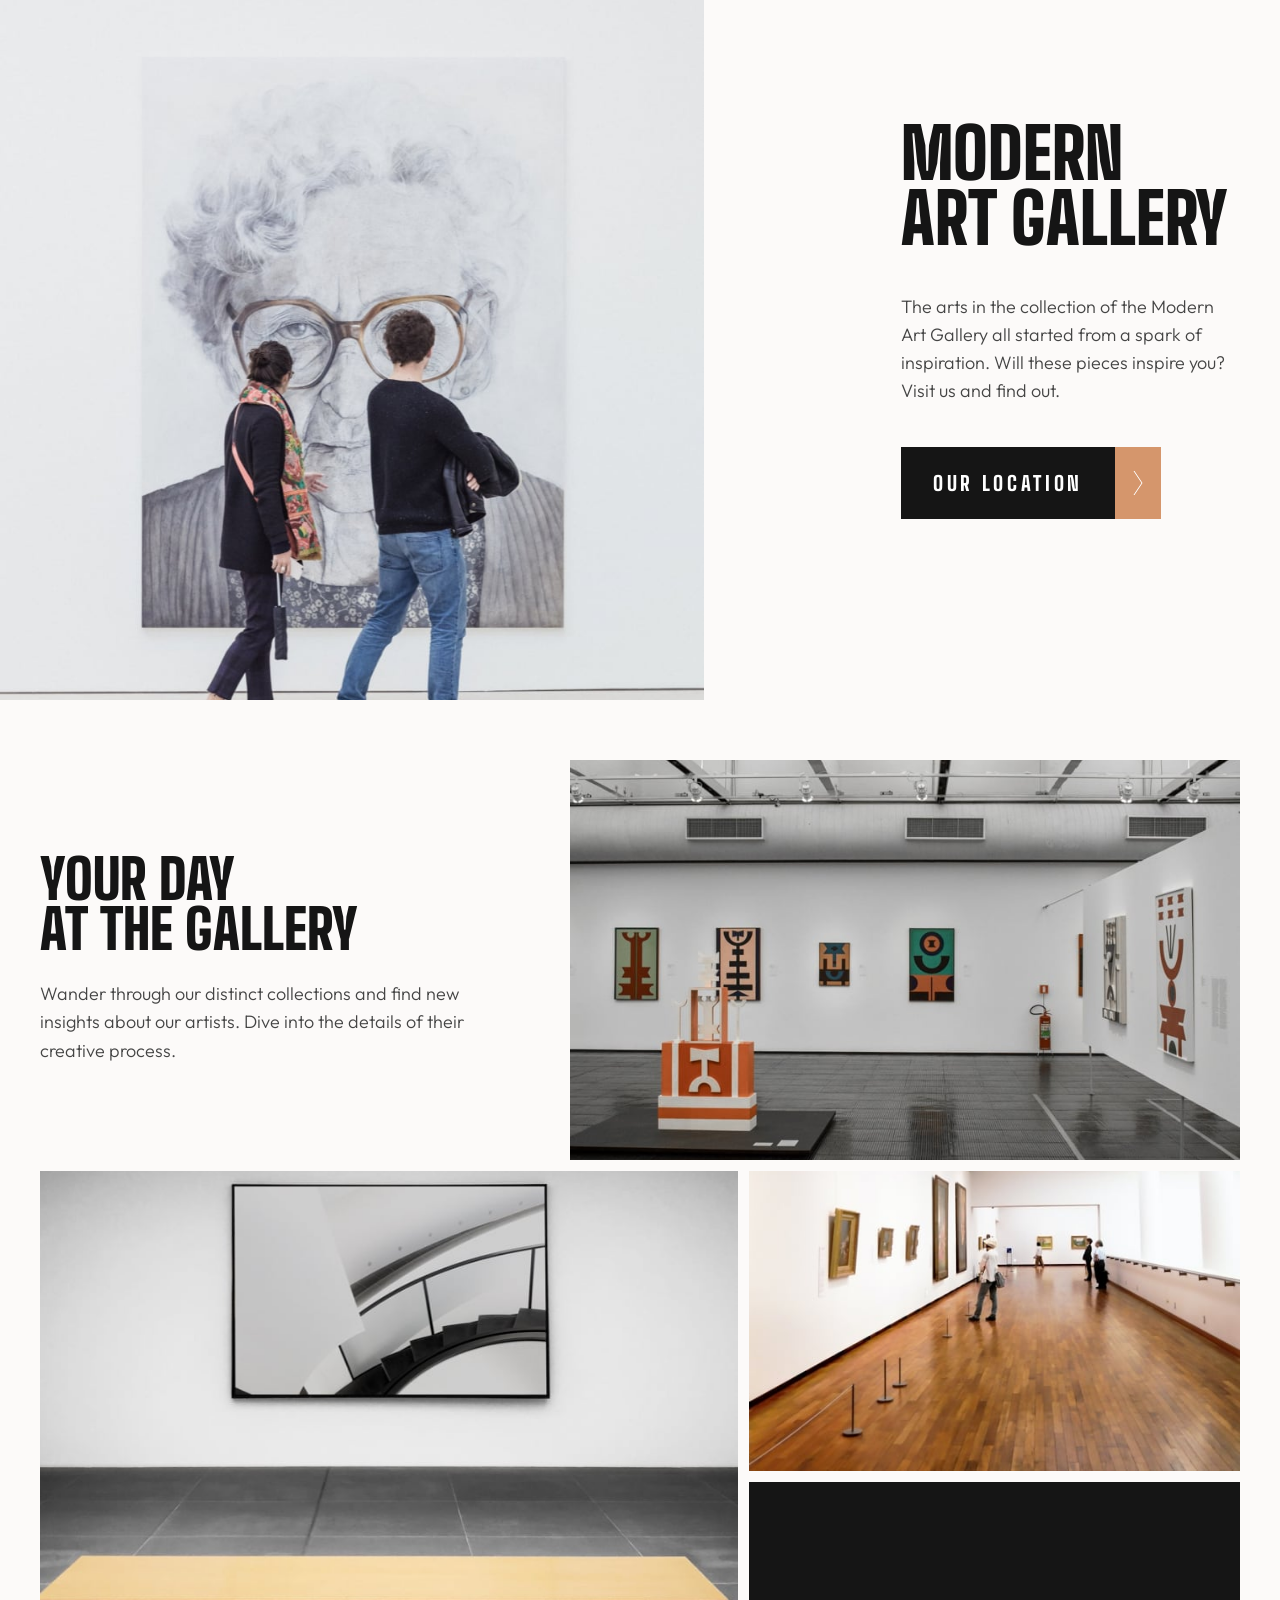
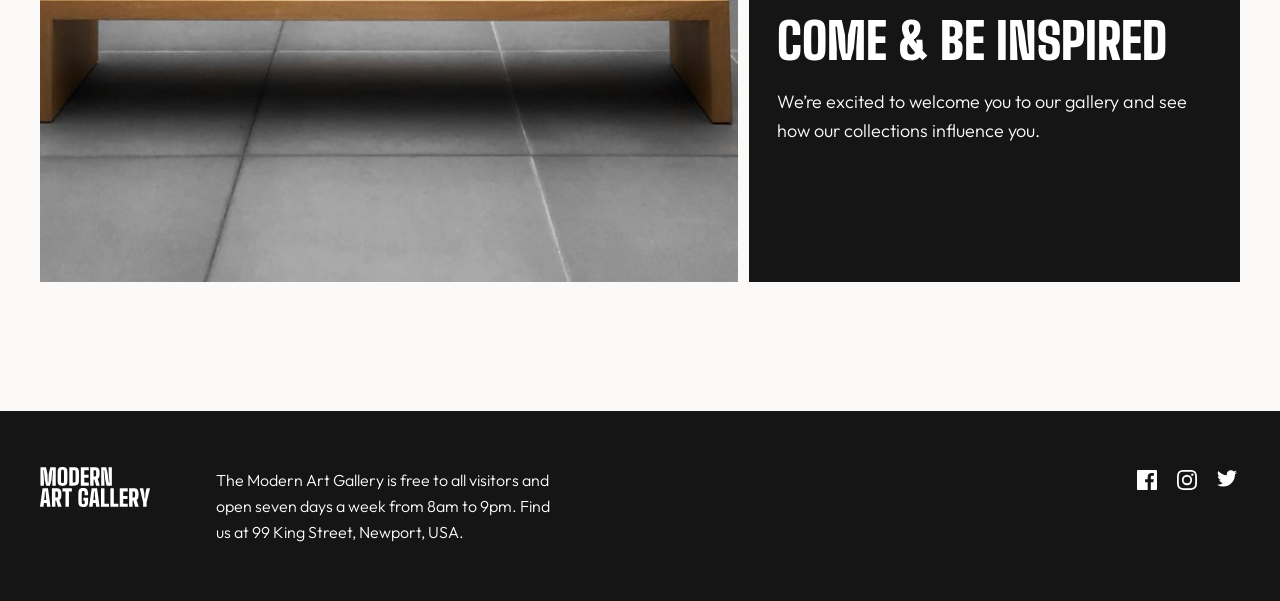
<file: index.html>
<!doctype html>
<html lang="en">
  <head>
    <meta charset="UTF-8" />
    <meta name="viewport" content="width=device-width, initial-scale=1.0" />
    <title>Modern Art Gallery</title>

    <link rel="stylesheet" href="style.css" />
  </head>
  <body>
    <main>
      <section class="hero">
        <div class="hero-img-wrapper">
          <picture>
            <source
              media="(min-width: 1440px)"
              srcset="./assets/desktop/image-hero@2x.jpg 2x"
            />
            <source
              media="(min-width: 1400px)"
              srcset="./assets/desktop/image-hero.jpg"
            />

            <source
              media="(min-width: 768px)"
              srcset="./assets/tablet/image-hero@2x.jpg 2x"
            />
            <source
              media="(min-width: 768px)"
              srcset="./assets/tablet/image-hero.jpg"
            />

            <source srcset="./assets/mobile/image-hero@2x.jpg 2x" />
            <img
              src="./assets/mobile/image-hero.jpg"
              alt="Main Illustration"
              class="hero-img"
            />
          </picture>
        </div>

        <div class="hero-content">
          <h1>
            MODERN <br />
            ART GALLERY
          </h1>

          <div class="hero-text">
            <p>
              The arts in the collection of the Modern Art Gallery all started
              from a spark of inspiration. Will these pieces inspire you? Visit
              us and find out.
            </p>

            <a href="location.html" type="button" class="btn btn-right">
              <span class="btn-text">Our Location</span>
              <span class="btn-arrow">
                <img
                  src="./assets/shared/icon-arrow-right.svg"
                  alt="Arrow Right"
                />
              </span>
            </a>
          </div>
        </div>
      </section>

      <!-- Day At Gallery -->

      <section class="gallery-day">
        <div class="gallery-content">
          <h2>
            Your Day <br />
            at the Gallery
          </h2>

          <p>
            Wander through our distinct collections and find new insights about
            our artists. Dive into the details of their creative process.
          </p>
        </div>

        <div class="gallery-img-wrapper">
          <picture>
            <source
              media="(min-width: 1440px)"
              srcset="./assets/desktop/image-grid-1@2x.jpg 2x"
            />
            <source
              media="(min-width: 1400px)"
              srcset="./assets/desktop/image-grid-1.jpg"
            />

            <source
              media="(min-width: 768px)"
              srcset="./assets/tablet/image-grid-1@2x.jpg 2x"
            />
            <source
              media="(min-width: 768px)"
              srcset="./assets/tablet/image-grid-1.jpg"
            />

            <source srcset="./assets/mobile/image-grid-1@2x.jpg 2x" />
            <img
              src="./assets/mobile/image-grid-1.jpg"
              alt="Gallery Image 1"
              class="gallery-img-1"
            />
          </picture>
        </div>
      </section>

      <!-- Gallery Section -->

      <section class="gallery-container">
        <div class="gallery">
          <div class="img-2">
            <picture>
              <source
                media="(min-width: 1440px)"
                srcset="./assets/desktop/image-grid-2@2x.jpg 2x"
              />
              <source
                media="(min-width: 1400px)"
                srcset="./assets/desktop/image-grid-2.jpg"
              />

              <source
                media="(min-width: 768px)"
                srcset="./assets/tablet/image-grid-2@2x.jpg 2x"
              />
              <source
                media="(min-width: 768px)"
                srcset="./assets/tablet/image-grid-2.jpg"
              />

              <source srcset="./assets/mobile/image-grid-2@2x.jpg 2x" />
              <img
                src="./assets/mobile/image-grid-2.jpg"
                alt="Gallery Image 2"
                class="gallery-img-2"
              />
            </picture>
          </div>
          <div class="img-3">
            <picture>
              <source
                media="(min-width: 1440px)"
                srcset="./assets/desktop/image-grid-3@2x.jpg 2x"
              />
              <source
                media="(min-width: 1400px)"
                srcset="./assets/desktop/image-grid-3.jpg"
              />

              <source
                media="(min-width: 768px)"
                srcset="./assets/tablet/image-grid-3@2x.jpg 2x"
              />
              <source
                media="(min-width: 768px)"
                srcset="./assets/tablet/image-grid-3.jpg"
              />

              <source srcset="./assets/mobile/image-grid-3@2x.jpg 2x" />
              <img
                src="./assets/mobile/image-grid-3.jpg"
                alt="Gallery Image 3"
                class="gallery-img-3"
              />
            </picture>
          </div>
          <div class="gallery-text">
            <h2>Come & Be Inspired</h2>
            <p>
              We’re excited to welcome you to our gallery and see how our
              collections influence you.
            </p>
          </div>
        </div>
      </section>
    </main>

    <footer>
      <img
        src="./assets/shared/logo-light.svg"
        alt="Logo"
        class="footer-logo"
      />

      <p>
        The Modern Art Gallery is free to all visitors and open seven days a
        week from 8am to 9pm. Find us at 99 King Street, Newport, USA.
      </p>

      <div class="social-links">
        <a href="#">
          <img src="./assets/shared/icon-facebook.svg" alt="Facebook Link" />
        </a>

        <a href="#">
          <img src="./assets/shared/icon-instagram.svg" alt="Instagram Link" />
        </a>

        <a href="#">
          <img src="./assets/shared/icon-twitter.svg" alt="X Link" />
        </a>
      </div>
    </footer>
  </body>
</html>
</file>
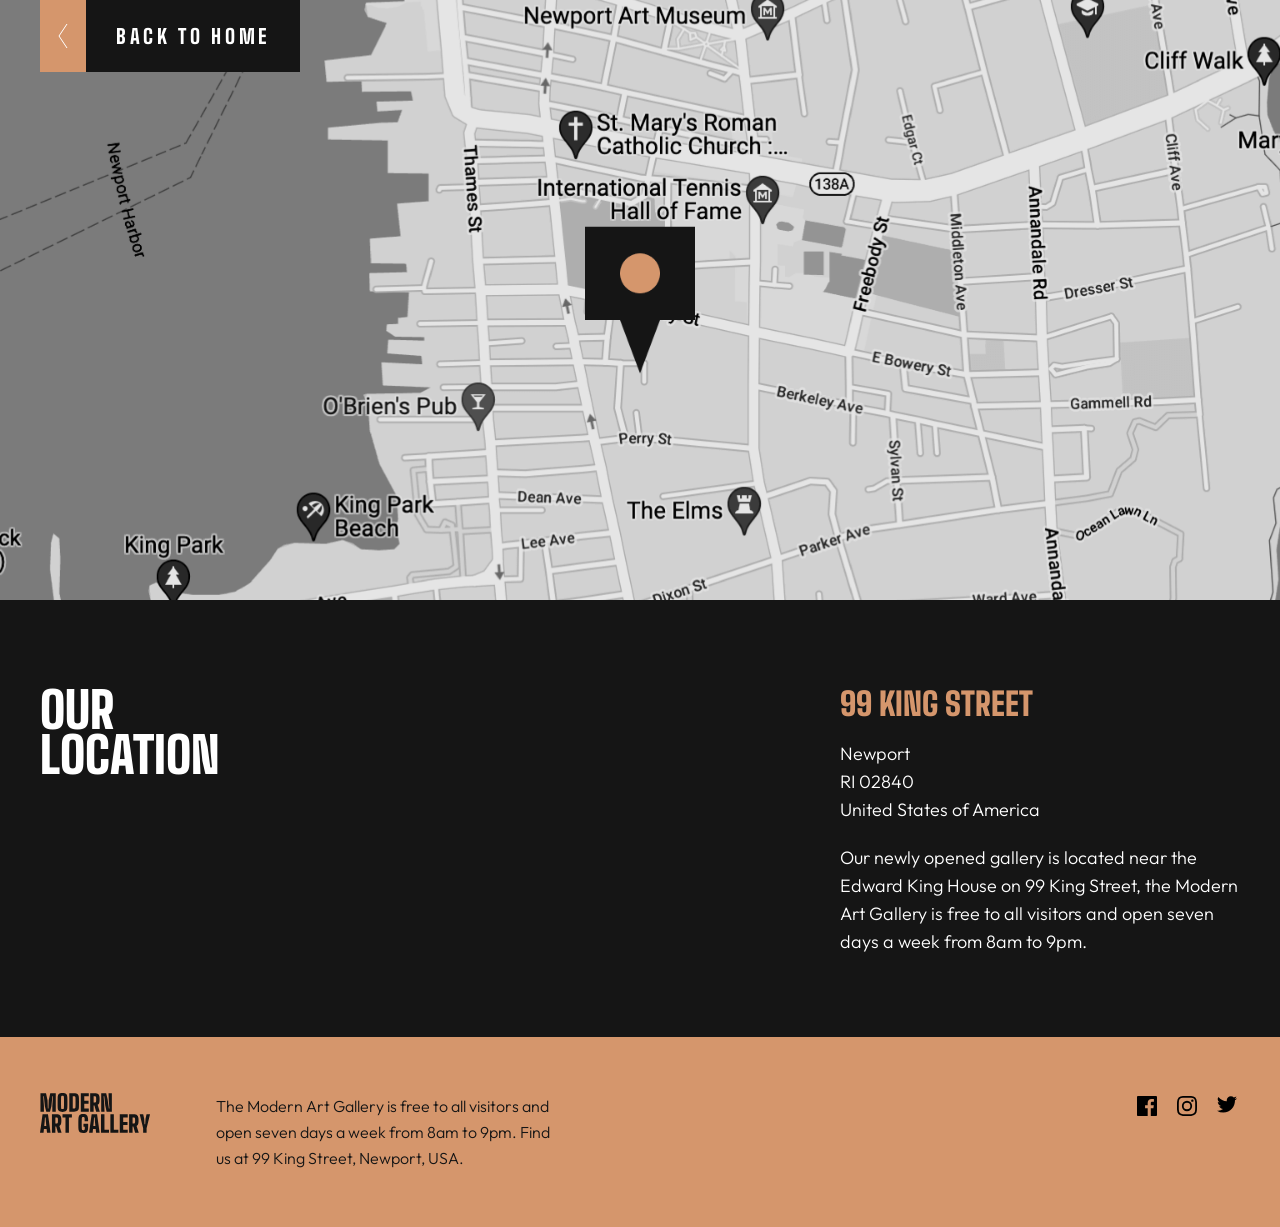
<file: location.html>
<!doctype html>
<html lang="en">
  <head>
    <meta charset="UTF-8" />
    <meta name="viewport" content="width=device-width, initial-scale=1.0" />
    <title>Location - Modern Art Gallery</title>

    <link rel="stylesheet" href="style.css" />
  </head>
  <body>
    <main>
      <!-- Map -->

      <section class="map">
        <a href="index.html" type="button" class="btn btn-left">
          <span class="btn-arrow">
            <img src="./assets/shared/icon-arrow-left.svg" alt="Arrow Right" />
          </span>
          <span class="btn-text">Back To Home</span>
        </a>

        <picture>
          <source
            media="(min-width: 1440px)"
            srcset="./assets/desktop/image-map@2x.png 2x"
          />
          <source
            media="(min-width: 1440px)"
            srcset="./assets/desktop/image-map.png"
          />

          <source
            media="(min-width: 756px)"
            srcset="./assets/tablet/image-map@2x.png 2x"
          />
          <source
            media="(min-width: 756px)"
            srcset="./assets/tablet/image-map.png"
          />

          <source srcset="./assets/mobile/image-map@2x.png 2x" />
          <img
            src="./assets/mobile/image-map.png"
            alt="Our Location"
            class="location"
          />
        </picture>
      </section>

      <!-- Location Details -->

      <section class="location-details">
        <h2>Our Location</h2>

        <div class="details">
          <h3>99 King Street</h3>
          <p class="address">
            Newport <br />
            RI 02840 <br />
            United States of America
          </p>

          <p class="address-explanation">
            Our newly opened gallery is located near the Edward King House on 99
            King Street, the Modern Art Gallery is free to all visitors and open
            seven days a week from 8am to 9pm.
          </p>
        </div>
      </section>
    </main>

    <footer class="location">
      <img src="./assets/shared/logo-dark.svg" alt="Logo" class="footer-logo" />

      <p>
        The Modern Art Gallery is free to all visitors and open seven days a
        week from 8am to 9pm. Find us at 99 King Street, Newport, USA.
      </p>

      <div class="social-links">
        <a href="#">
          <img src="./assets/shared/icon-facebook.svg" alt="Facebook Link" />
        </a>

        <a href="#">
          <img src="./assets/shared/icon-instagram.svg" alt="Instagram Link" />
        </a>

        <a href="#">
          <img src="./assets/shared/icon-twitter.svg" alt="X Link" />
        </a>
      </div>
    </footer>
  </body>
</html>
</file>
<file: style.css>
@import url("https://fonts.googleapis.com/css2?family=Big+Shoulders:opsz,wght@10..72,100..900&display=swap");
@import url("https://fonts.googleapis.com/css2?family=Outfit:wght@100..900&display=swap");
*,
*::before,
*::after {
  padding: 0;
  margin: 0;
  box-sizing: border-box;
}

:root {
  --primary: #d5966c;
  --black: #151515;
  --gray: #444;
  --white: #fff;
  --text-color: var(--black);
  --px: 1.6rem;
  --py: 6rem;
  --outfit-font: "Outfit", sans-serif;
}

html {
  font-size: 62.5%;
  font-family: "Big Shoulders", sans-serif;
}

body {
  color: var(--text-color);
  background-color: #fcfaf9;
}

.btn {
  border: none;
  border-radius: 0;
  cursor: pointer;
  display: flex;
  justify-content: space-between;
  align-items: center;
  width: 26rem;
  height: 7.2rem;
  text-decoration: none;
  background-color: var(--black);
  transition: background-color 0.3s, outline 0.2s;
}
.btn:focus-visible {
  outline: 3px solid var(--primary);
  outline-offset: 4px;
}
.btn:hover {
  background-color: var(--primary);
}
.btn:hover .btn-arrow {
  background-color: var(--black);
}

.btn-text {
  display: flex;
  justify-content: center;
  align-items: center;
  width: 100%;
  height: 100%;
  font-size: 2rem;
  font-weight: 800;
  letter-spacing: 3.64px;
  color: var(--white);
  text-transform: uppercase;
  cursor: pointer;
}

.btn-arrow {
  background-color: var(--primary);
  cursor: pointer;
  display: flex;
  height: 100%;
  width: 5.6rem;
  display: flex;
  justify-content: center;
  align-items: center;
  transition: background-color 0.3s;
}

.hero {
  padding-bottom: var(--py);
}

.hero-content {
  padding: 3.2rem var(--px) 0;
}
.hero-content h1 {
  font-size: 6rem;
  font-weight: 900;
  line-height: 0.92;
}
.hero-content p {
  font-family: var(--outfit-font);
  font-size: 1.8rem;
  font-weight: 300;
  line-height: 1.56;
  color: var(--gray);
  margin-block: 3.2rem;
  max-width: 50rem;
}

.hero-img-wrapper {
  height: 24rem;
}

.hero-img {
  width: 100%;
  height: 100%;
  -o-object-fit: cover;
     object-fit: cover;
}

.gallery-day {
  padding: var(--py) var(--px) 0;
  display: flex;
  flex-direction: column-reverse;
  gap: 2.5rem;
}

.gallery-img-wrapper {
  height: 32rem;
}

.gallery-content h2 {
  font-size: 5rem;
  font-weight: 900;
  line-height: 0.9;
  text-transform: uppercase;
}
.gallery-content p {
  font-family: var(--outfit-font);
  font-size: 1.8rem;
  font-weight: 300;
  line-height: 1.56;
  color: var(--gray);
  margin-top: 2.1rem;
}

.gallery-container {
  padding: 3.2rem var(--px) 12rem;
}

.gallery {
  display: grid;
  grid-template-columns: 1fr;
  gap: 1.6rem;
}

.gallery-text {
  padding: 4.8rem 2.4rem;
  color: var(--white);
  background-color: var(--black);
}
.gallery-text h2 {
  font-size: 5rem;
  font-weight: 900;
  line-height: 0.9;
  text-transform: uppercase;
  margin-bottom: 2.4rem;
}
.gallery-text p {
  font-family: var(--outfit-font);
  font-size: 1.8rem;
  font-weight: 300;
  line-height: 1.56;
}

.img-2 {
  height: 48rem;
}

.img-3 {
  height: 20rem;
}

.gallery-img-1,
.gallery-img-2,
.gallery-img-3 {
  width: 100%;
  height: 100%;
  -o-object-fit: cover;
     object-fit: cover;
  -o-object-position: bottom;
     object-position: bottom;
}

.gallery-img-1 {
  -o-object-position: center;
     object-position: center;
}

footer {
  padding: 4.8rem var(--px);
  background-color: var(--black);
  color: var(--white);
}
footer p {
  font-family: var(--outfit-font);
  font-size: 1.6rem;
  font-weight: 300;
  line-height: 1.63;
  margin-block: 3.2rem;
  max-width: 54rem;
}
footer.location {
  background-color: var(--primary);
  color: var(--black);
}
footer.location a img {
  filter: brightness(0) saturate(100%);
}
footer.location a:hover {
  background-color: var(--white);
}
footer.location a:focus-visible {
  outline-color: var(--black);
}

.social-links {
  display: flex;
  gap: 1.4rem;
}
.social-links a {
  text-decoration: none;
  padding: 0.3rem;
  border-radius: 3px;
  transition: background-color 0.3s, outline 0.2s;
}
.social-links a:hover {
  background-color: var(--primary);
}
.social-links a:focus-visible {
  outline: 2px solid var(--primary);
  outline-offset: 2px;
}

@media (min-width: 768px) {
  :root {
    --px: 4rem;
  }
  .hero {
    position: relative;
    height: 70rem;
    display: flex;
    justify-content: end;
    align-items: center;
    padding-inline: var(--px);
  }
  .hero-content {
    padding: 0;
  }
  .hero-content h1 {
    font-size: 7rem;
    line-height: 0.93;
  }
  .hero-content p {
    max-width: 33.9rem;
    margin-block: 4.2rem;
  }
  .hero-img-wrapper {
    position: absolute;
    top: 0;
    left: 0;
    width: 55%;
    height: 100%;
    z-index: -1;
  }
  .gallery-content h2 {
    font-size: 5.5rem;
  }
  .gallery-content p {
    margin-top: 2.6rem;
    font-size: 1.8rem;
  }
  .gallery-day {
    display: grid;
    grid-template-columns: 40% 1fr;
    gap: 5rem;
    align-items: center;
  }
  .gallery-img-wrapper {
    height: 40rem;
  }
  .gallery-container {
    padding-top: 1.1rem;
  }
  .gallery {
    grid-template-columns: 398fr 280fr;
    grid-template-rows: 30rem 40rem;
    grid-template-areas: "img-2 img-3" "img-2 img-text";
    justify-items: stretch;
    height: 72rem;
    gap: 1.1rem;
  }
  .img-2 {
    grid-area: img-2;
    height: auto;
  }
  .img-3 {
    grid-area: img-3;
    height: 100%;
  }
  .gallery-text {
    grid-area: img-text;
    padding: 0;
    padding-inline: 2.8rem;
    display: flex;
    flex-direction: column;
    justify-content: center;
  }
  footer {
    display: grid;
    grid-template-columns: auto 1fr auto;
    justify-content: space-between;
    align-items: start;
    justify-content: space-between;
    gap: 6.5rem;
    padding-block: 5.6rem;
  }
  footer p {
    max-width: 34rem;
    margin: 0;
  }
}
@media (min-width: 1440px) {
  :root {
    --px: 16.5rem;
    --py: 18rem;
  }
  .hero {
    background-image: linear-gradient(to bottom, var(--black), var(--black));
    background-size: 33.3% 100%;
    background-repeat: no-repeat;
  }
  .hero-img-wrapper {
    left: 50%;
    transform: translate(-50%);
    width: 33.3%;
  }
  .hero-content {
    width: 100%;
    display: flex;
    justify-content: space-between;
    align-items: start;
  }
  .hero-content h1 {
    color: var(--white);
    mix-blend-mode: difference;
    font-size: 9.6rem;
  }
  .hero-text {
    display: flex;
    flex-direction: column;
    justify-content: start;
    gap: 4.8rem;
  }
  .hero-text p {
    font-size: 2.2rem;
    max-width: 35rem;
    margin: 0;
  }
  .gallery-content h2 {
    font-size: 6rem;
  }
  .gallery-content p {
    margin-top: 3.2rem;
    font-size: 2.2rem;
    max-width: 36rem;
  }
  .gallery-container {
    padding-top: 3rem;
  }
  .gallery {
    grid-template-rows: 40rem 40rem;
    gap: 3rem;
  }
  .gallery-text {
    padding: 6.5rem 4.8rem;
  }
  .gallery-text h2 {
    font-size: 6rem;
    margin-bottom: 3.2rem;
  }
  .gallery-text p {
    font-size: 2.2rem;
  }
  footer {
    padding-block: 8rem;
    gap: 14rem;
  }
  footer .footer-logo {
    height: 4.6rem;
  }
  footer p {
    max-width: 45rem;
  }
}
.map {
  height: 55rem;
  position: relative;
}

.location {
  width: 100%;
  height: 100%;
  -o-object-fit: cover;
     object-fit: cover;
  -o-object-position: center;
     object-position: center;
}

.btn-left {
  position: absolute;
  top: 0;
  left: 0;
}

.location-details {
  background-color: var(--black);
  color: var(--white);
  padding: 4.8rem var(--px) 5.6rem;
}
.location-details h2 {
  font-size: 5rem;
  font-weight: 900;
  line-height: 0.9;
  text-transform: uppercase;
  margin-bottom: 4.8rem;
}

.details h3 {
  font-size: 3.2rem;
  font-weight: 900;
  line-height: 1;
  color: var(--primary);
  text-transform: uppercase;
}

.address {
  font-family: var(--outfit-font);
  font-size: 1.8rem;
  font-weight: 300;
  line-height: 1.56;
  margin-block: 2rem;
}

.address-explanation {
  font-family: var(--outfit-font);
  font-size: 1.8rem;
  font-weight: 300;
  line-height: 1.56;
}

@media (min-width: 768px) {
  footer {
    padding-block: 5.6rem;
  }
  .map {
    height: 60rem;
  }
  .btn-left {
    left: var(--px);
  }
  .location-details {
    display: flex;
    justify-content: space-between;
    padding-block: 8.8rem 8rem;
  }
  .location-details h2 {
    max-width: 22.3rem;
  }
  .address-explanation {
    max-width: 40rem;
  }
}
@media (min-width: 1440px) {
  footer {
    padding-block: 8rem;
  }
  .location-details {
    padding-block: 10.4rem 12.8rem;
  }
  .location-details h2 {
    font-size: 7rem;
  }
  .details h3 {
    font-size: 3.6rem;
  }
  .address {
    font-size: 2.2rem;
    margin-block: 2.4rem 3.2rem;
  }
  .address-explanation {
    font-size: 2.2rem;
    max-width: 54rem;
  }
}/*# sourceMappingURL=style.css.map */
</file>
